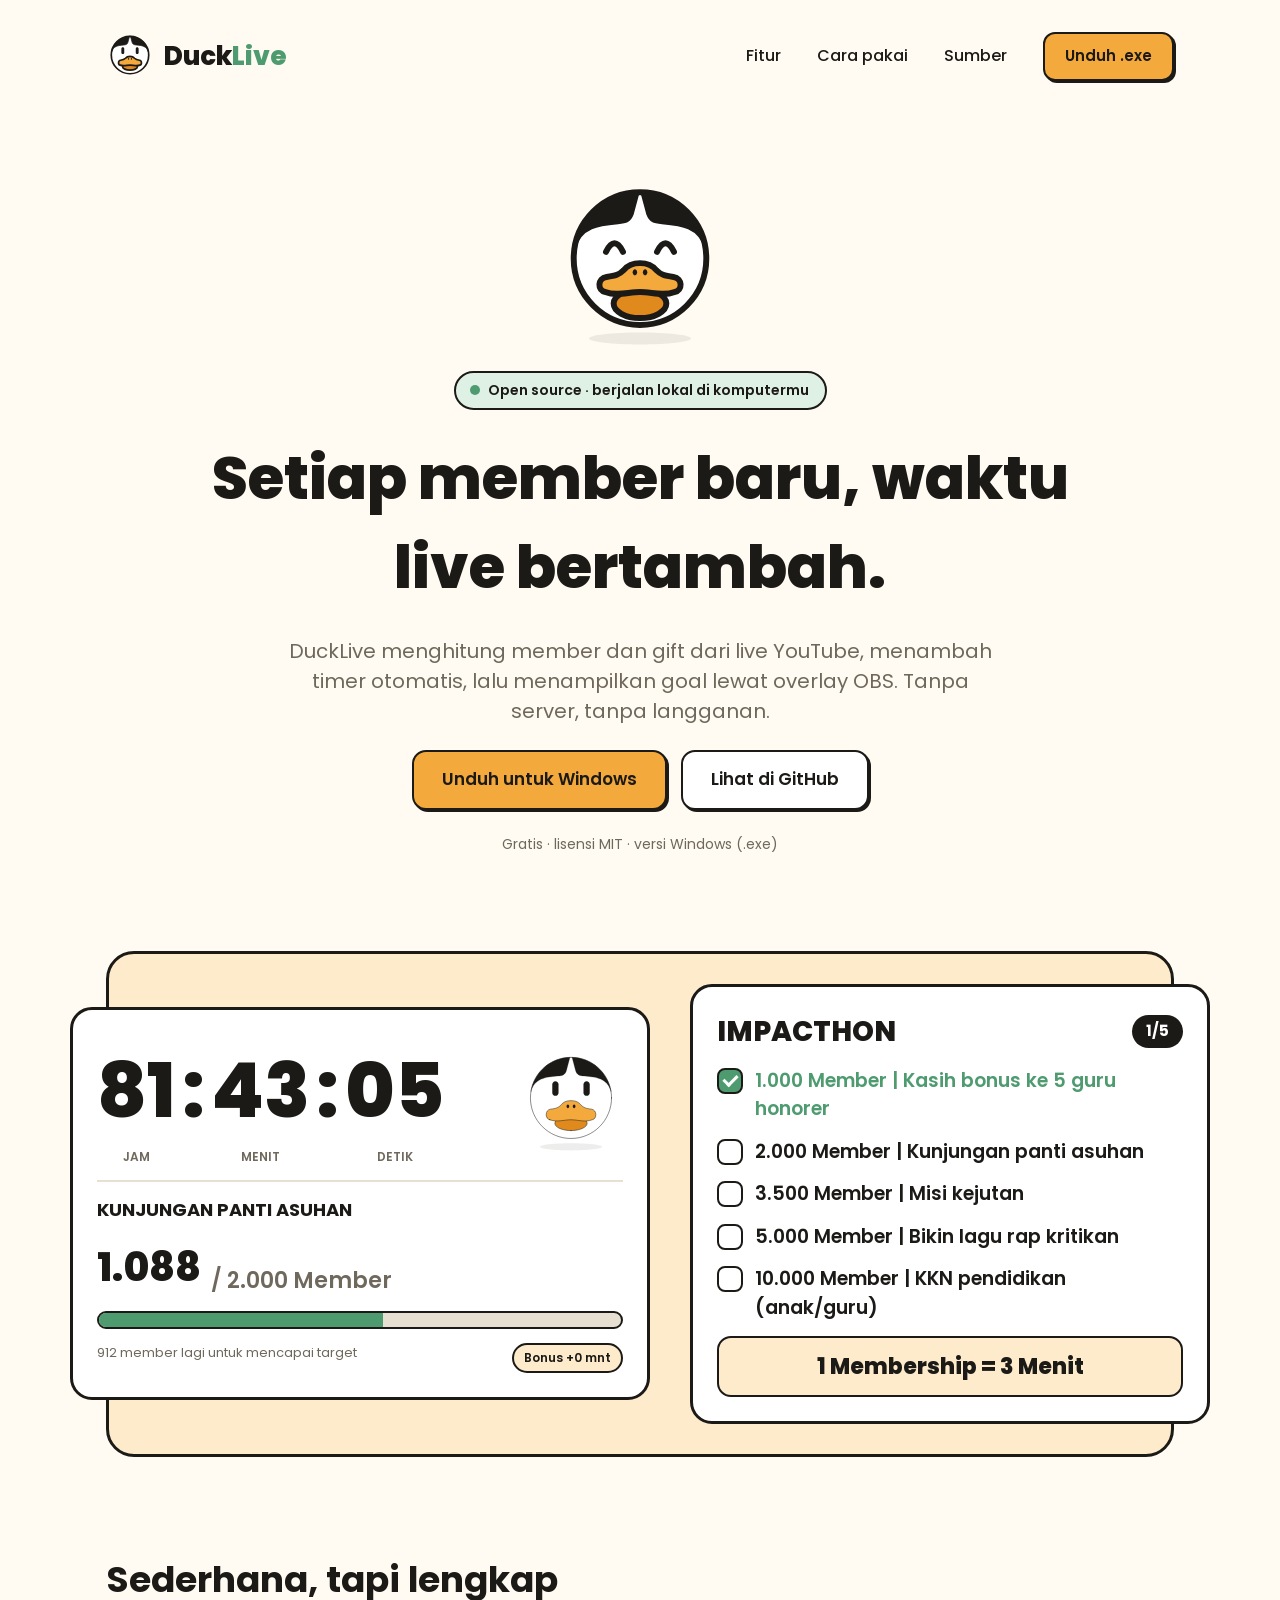
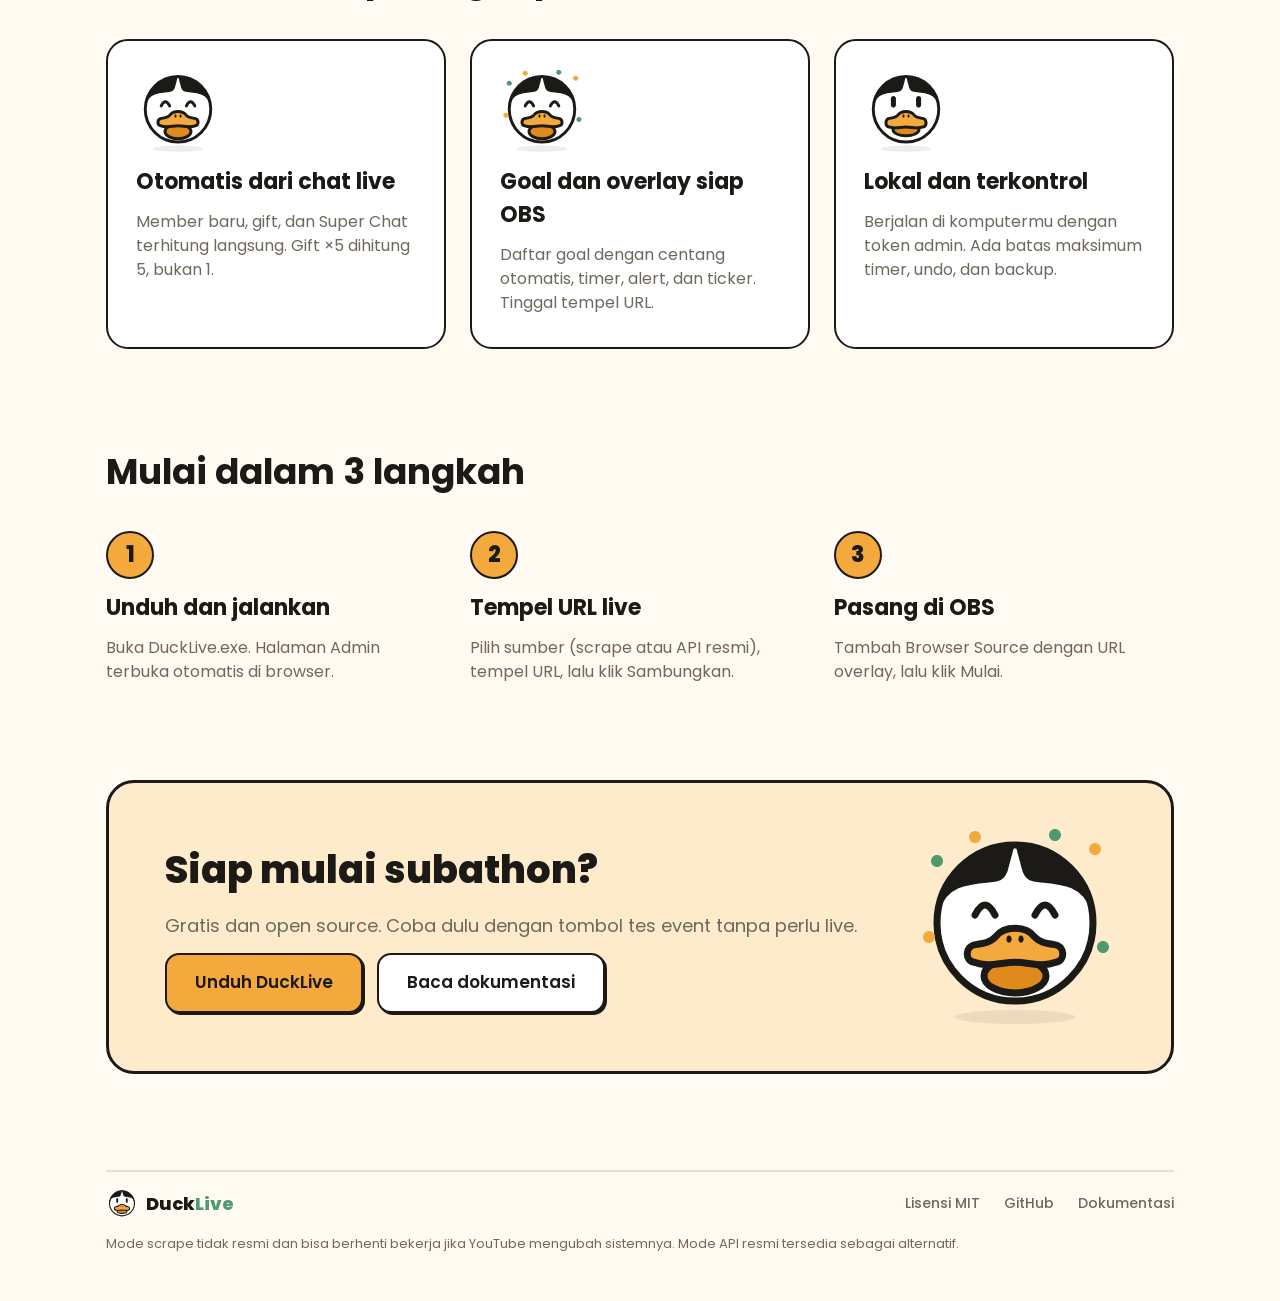
<file: docs/index.html>
<!doctype html>
<html lang="id">
  <head>
    <meta charset="utf-8" />
    <meta name="viewport" content="width=device-width, initial-scale=1" />
    <title>DuckLive – Timer subathon untuk live YouTube</title>
    <meta
      name="description"
      content="DuckLive menghitung member dan gift dari live YouTube, menambah timer otomatis, lalu menampilkan goal lewat overlay OBS. Gratis, open source, berjalan lokal."
    />
    <meta name="theme-color" content="#fffbf2" />
    <meta property="og:type" content="website" />
    <meta property="og:title" content="DuckLive – Timer subathon untuk live YouTube" />
    <meta
      property="og:description"
      content="Setiap member baru, waktu live bertambah. Timer, goal, dan overlay OBS untuk subathon. Gratis dan open source."
    />
    <meta property="og:image" content="https://deaprima.github.io/ducklive/screenshots/admin.png" />
    <link rel="icon" href="assets/img/logo-48.svg" type="image/svg+xml" />
    <link rel="stylesheet" href="assets/landing.css" />
  </head>
  <body>
    <div class="page">
      <header class="nav">
        <a class="lockup" href="./" aria-label="DuckLive">
          <img src="assets/img/logo-48.svg" alt="" width="48" height="48" />
          <span class="wordmark">Duck<span>Live</span></span>
        </a>
        <a class="nav-link" href="#fitur">Fitur</a>
        <a class="nav-link" href="#cara-pakai">Cara pakai</a>
        <a class="nav-link" href="https://github.com/deaprima/ducklive">Sumber</a>
        <a class="btn btn-primary btn-sm" href="https://github.com/deaprima/ducklive/releases/latest">Unduh .exe</a>
      </header>

      <main class="hero">
        <img src="assets/img/mascot-happy-170.svg" alt="" width="170" height="170" />
        <span class="pill">
          <img src="assets/img/dot-green.svg" alt="" width="10" height="10" />
          Open source · berjalan lokal di komputermu
        </span>
        <h1>Setiap member baru, waktu live bertambah.</h1>
        <p class="lead muted">
          DuckLive menghitung member dan gift dari live YouTube, menambah timer otomatis, lalu menampilkan goal lewat
          overlay OBS. Tanpa server, tanpa langganan.
        </p>
        <div class="btn-row">
          <a class="btn btn-primary" href="https://github.com/deaprima/ducklive/releases/latest">Unduh untuk Windows</a>
          <a class="btn" href="https://github.com/deaprima/ducklive">Lihat di GitHub</a>
        </div>
        <p class="note muted">Gratis · lisensi MIT · versi Windows (.exe)</p>
      </main>

      <section class="preview" role="img" aria-label="Contoh overlay DuckLive di OBS: timer dan daftar goal">
        <div class="ov ov-timer" aria-hidden="true">
          <div class="digits-row">
            <div class="digits">
              <div class="unit"><span class="digit" id="h">81</span><small>JAM</small></div>
              <span class="sep">:</span>
              <div class="unit"><span class="digit" id="m">43</span><small>MENIT</small></div>
              <span class="sep">:</span>
              <div class="unit"><span class="digit" id="s">06</span><small>DETIK</small></div>
            </div>
            <img class="mascot" src="assets/img/mascot-normal-104.svg" alt="" width="104" height="104" />
          </div>
          <div class="divider"></div>
          <p class="ov-title">KUNJUNGAN PANTI ASUHAN</p>
          <div class="count"><b>1.088</b><span>/ 2.000 Member</span></div>
          <div class="progress"><i style="width: 54.4%"></i></div>
          <div class="meta">
            <p class="muted">912 member lagi untuk mencapai target</p>
            <span class="chip">Bonus +0 mnt</span>
          </div>
        </div>

        <div class="ov ov-goals" aria-hidden="true">
          <div class="goals-head">
            <h3>IMPACTHON</h3>
            <span>1/5</span>
          </div>
          <div class="goal done"><span class="box"></span>1.000 Member | Kasih bonus ke 5 guru honorer</div>
          <div class="goal"><span class="box"></span>2.000 Member | Kunjungan panti asuhan</div>
          <div class="goal"><span class="box"></span>3.500 Member | Misi kejutan</div>
          <div class="goal"><span class="box"></span>5.000 Member | Bikin lagu rap kritikan</div>
          <div class="goal"><span class="box"></span>10.000 Member | KKN pendidikan (anak/guru)</div>
          <div class="rule">1 Membership = 3 Menit</div>
        </div>
      </section>

      <section id="fitur">
        <h2 class="section-title">Sederhana, tapi lengkap</h2>
        <div class="grid-3">
          <article class="card">
            <img src="assets/img/mascot-happy-84.svg" alt="" width="84" height="84" />
            <h3>Otomatis dari chat live</h3>
            <p class="muted">Member baru, gift, dan Super Chat terhitung langsung. Gift ×5 dihitung 5, bukan 1.</p>
          </article>
          <article class="card">
            <img src="assets/img/mascot-celebrate-84.svg" alt="" width="84" height="84" />
            <h3>Goal dan overlay siap OBS</h3>
            <p class="muted">Daftar goal dengan centang otomatis, timer, alert, dan ticker. Tinggal tempel URL.</p>
          </article>
          <article class="card">
            <img src="assets/img/mascot-normal-84.svg" alt="" width="84" height="84" />
            <h3>Lokal dan terkontrol</h3>
            <p class="muted">Berjalan di komputermu dengan token admin. Ada batas maksimum timer, undo, dan backup.</p>
          </article>
        </div>
      </section>

      <section id="cara-pakai">
        <h2 class="section-title">Mulai dalam 3 langkah</h2>
        <ol class="grid-3 steps">
          <li class="step">
            <span class="num">1</span>
            <h3>Unduh dan jalankan</h3>
            <p class="muted">Buka DuckLive.exe. Halaman Admin terbuka otomatis di browser.</p>
          </li>
          <li class="step">
            <span class="num">2</span>
            <h3>Tempel URL live</h3>
            <p class="muted">Pilih sumber (scrape atau API resmi), tempel URL, lalu klik Sambungkan.</p>
          </li>
          <li class="step">
            <span class="num">3</span>
            <h3>Pasang di OBS</h3>
            <p class="muted">Tambah Browser Source dengan URL overlay, lalu klik Mulai.</p>
          </li>
        </ol>
      </section>

      <section class="cta">
        <div class="cta-text">
          <h2>Siap mulai subathon?</h2>
          <p class="muted">Gratis dan open source. Coba dulu dengan tombol tes event tanpa perlu live.</p>
          <div class="btn-row">
            <a class="btn btn-primary" href="https://github.com/deaprima/ducklive/releases/latest">Unduh DuckLive</a>
            <a class="btn" href="https://github.com/deaprima/ducklive#readme">Baca dokumentasi</a>
          </div>
        </div>
        <img class="mascot" src="assets/img/mascot-celebrate-200.svg" alt="" width="200" height="200" />
      </section>

      <footer class="footer">
        <div class="footer-row">
          <a class="lockup" href="./" aria-label="DuckLive">
            <img src="assets/img/logo-32.svg" alt="" width="32" height="32" />
            <span class="wordmark">Duck<span>Live</span></span>
          </a>
          <a class="footer-link" href="https://github.com/deaprima/ducklive/blob/HEAD/LICENSE">Lisensi MIT</a>
          <a class="footer-link" href="https://github.com/deaprima/ducklive">GitHub</a>
          <a class="footer-link" href="https://github.com/deaprima/ducklive#readme">Dokumentasi</a>
        </div>
        <p class="disclaimer">
          Mode scrape tidak resmi dan bisa berhenti bekerja jika YouTube mengubah sistemnya. Mode API resmi tersedia
          sebagai alternatif.
        </p>
      </footer>
    </div>

    <script>
      // Timer contoh di preview ikut berjalan mundur.
      (function () {
        let left = 81 * 3600 + 43 * 60 + 6;
        const pad = (n) => String(n).padStart(2, "0");
        const el = (id) => document.getElementById(id);
        setInterval(() => {
          left = Math.max(0, left - 1);
          el("h").textContent = pad(Math.floor(left / 3600));
          el("m").textContent = pad(Math.floor((left % 3600) / 60));
          el("s").textContent = pad(left % 60);
        }, 1000);
      })();
    </script>
  </body>
</html>
</file>
<file: docs/assets/landing.css>
/* Landing page DuckLive. Token dan gaya tombol sama dengan halaman Admin (web/admin.html). */
@font-face {
  font-family: "Poppins";
  font-weight: 400;
  font-display: swap;
  src: url("fonts/Poppins-Regular.ttf") format("truetype");
}
@font-face {
  font-family: "Poppins";
  font-weight: 500;
  font-display: swap;
  src: url("fonts/Poppins-Medium.ttf") format("truetype");
}
@font-face {
  font-family: "Poppins";
  font-weight: 600;
  font-display: swap;
  src: url("fonts/Poppins-SemiBold.ttf") format("truetype");
}
@font-face {
  font-family: "Poppins";
  font-weight: 700;
  font-display: swap;
  src: url("fonts/Poppins-Bold.ttf") format("truetype");
}
@font-face {
  font-family: "Poppins";
  font-weight: 800;
  font-display: swap;
  src: url("fonts/Poppins-ExtraBold.ttf") format("truetype");
}

:root {
  --ink: #1c1a17;
  --paper: #fffbf2;
  --white: #ffffff;
  --orange: #f4a93c;
  --orange-soft: #fdebcb;
  --green: #4e9b70;
  --green-soft: #dff0e5;
  --line: #e7e0d2;
  --muted: #6f685c;
  --font: Poppins, system-ui, sans-serif;
  --gutter: clamp(20px, 8.3vw, 120px);
}

* {
  box-sizing: border-box;
}
html {
  scroll-behavior: smooth;
}
body {
  margin: 0;
  background: var(--paper);
  color: var(--ink);
  font: 16px/1.5 var(--font);
}
img {
  display: block;
}
a {
  color: inherit;
  text-decoration: none;
}
h1,
h2,
h3,
p {
  margin: 0;
}
:focus-visible {
  outline: 3px solid var(--orange);
  outline-offset: 3px;
}

.page {
  max-width: calc(1200px + 2 * var(--gutter));
  margin: 0 auto;
  padding: 32px var(--gutter) 48px;
  display: flex;
  flex-direction: column;
  gap: 96px;
}
section {
  scroll-margin-top: 24px;
}
.muted {
  color: var(--muted);
}

/* Tombol: sama dengan Admin (garis 2px, bayangan tegas, efek ditekan) */
.btn {
  display: inline-flex;
  align-items: center;
  justify-content: center;
  padding: 15px 28px;
  border: 2px solid var(--ink);
  border-radius: 14px;
  background: var(--white);
  font-size: 17px;
  font-weight: 600;
  line-height: 1.5;
  white-space: nowrap;
  box-shadow: 2px 2px 0 var(--ink);
  transition:
    transform 0.06s,
    box-shadow 0.06s,
    background 0.12s;
}
.btn:hover {
  background: #fbf5e8;
}
.btn:active {
  transform: translate(2px, 2px);
  box-shadow: none;
}
.btn-primary {
  background: var(--orange);
}
.btn-primary:hover {
  background: #f7b95c;
}
.btn-sm {
  padding: 11px 20px;
  border-radius: 12px;
  font-size: 15px;
}
.btn-row {
  display: flex;
  flex-wrap: wrap;
  gap: 14px;
}

/* Nav */
.nav {
  display: flex;
  align-items: center;
  gap: 36px;
}
.lockup {
  display: flex;
  align-items: center;
  gap: 10px;
  flex: 1;
}
.wordmark {
  font-weight: 800;
  font-size: 26px;
  line-height: 1.5;
}
.wordmark span {
  color: var(--green);
}
.nav-link {
  font-weight: 500;
}
.nav-link:hover {
  color: var(--green);
}

/* Hero */
.hero {
  display: flex;
  flex-direction: column;
  align-items: center;
  gap: 24px;
  text-align: center;
}
.pill {
  display: inline-flex;
  align-items: center;
  gap: 8px;
  padding: 7px 16px 7px 14px;
  border: 2px solid var(--ink);
  border-radius: 99px;
  background: var(--green-soft);
  font-size: 14px;
  font-weight: 600;
}
.hero h1 {
  max-width: 880px;
  font-size: clamp(38px, 3.4vw + 16px, 64px);
  font-weight: 800;
  line-height: 1.5;
}
.hero .lead {
  max-width: 720px;
  font-size: clamp(17px, 0.6vw + 13px, 20px);
}
.hero .btn-row {
  justify-content: center;
}
.hero .note {
  font-size: 14px;
}

/* Preview produk: tiruan overlay Timer dan Daftar goal */
.preview {
  display: flex;
  align-items: center;
  justify-content: center;
  gap: 40px;
  padding: 30px;
  border: 3px solid var(--ink);
  border-radius: 28px;
  background: var(--orange-soft);
}
.ov {
  flex: none;
  display: flex;
  flex-direction: column;
  gap: 14px;
  padding: 24px;
  border: 3px solid var(--ink);
  border-radius: 22px;
  background: var(--white);
}
.ov-timer {
  width: 580px;
}
.ov-goals {
  width: 520px;
}
.digits-row {
  display: flex;
  align-items: center;
  gap: 6px;
}
.digits {
  flex: 1;
  display: flex;
  gap: 6px;
  white-space: nowrap;
}
.unit {
  display: flex;
  flex-direction: column;
  align-items: center;
}
.digit,
.sep {
  font-size: 76px;
  font-weight: 800;
  line-height: 1.5;
  font-variant-numeric: tabular-nums;
}
.unit small {
  font-size: 12px;
  font-weight: 600;
  color: var(--muted);
}
.divider {
  height: 2px;
  background: var(--line);
}
.ov-title {
  font-size: 18px;
  font-weight: 700;
}
.count {
  display: flex;
  align-items: flex-end;
  gap: 10px;
  white-space: nowrap;
}
.count b {
  font-size: 40px;
  font-weight: 800;
  line-height: 1.5;
}
.count span {
  font-size: 22px;
  font-weight: 600;
  color: var(--muted);
  line-height: 1.5;
}
.progress {
  height: 18px;
  border: 2px solid var(--ink);
  border-radius: 9px;
  background: var(--line);
  overflow: hidden;
}
.progress i {
  display: block;
  height: 100%;
  background: var(--green);
}
.meta {
  display: flex;
  align-items: flex-start;
  gap: 8px;
  font-size: 13px;
}
.meta p {
  flex: 1;
}
.chip {
  padding: 4px 10px;
  border: 2px solid var(--ink);
  border-radius: 99px;
  background: var(--orange-soft);
  font-size: 12px;
  font-weight: 600;
  white-space: nowrap;
}
.goals-head {
  display: flex;
  align-items: center;
  gap: 12px;
}
.goals-head h3 {
  flex: 1;
  font-size: 28px;
  font-weight: 800;
}
.goals-head span {
  padding: 5px 14px;
  border-radius: 99px;
  background: var(--ink);
  color: var(--white);
  font-size: 15px;
  font-weight: 700;
}
.goal {
  display: flex;
  align-items: flex-start;
  gap: 12px;
  font-size: 19px;
  font-weight: 600;
}
.box {
  flex: none;
  display: grid;
  place-items: center;
  width: 26px;
  height: 26px;
  margin-top: 1px;
  border: 2px solid var(--ink);
  border-radius: 8px;
  background: var(--white);
}
.goal.done {
  color: var(--green);
}
.goal.done .box {
  background: var(--green);
}
/* tanda centang digambar dengan CSS */
.goal.done .box::after {
  content: "";
  width: 6px;
  height: 11px;
  margin-top: -3px;
  border: solid var(--white);
  border-width: 0 3px 3px 0;
  transform: rotate(45deg);
}
.rule {
  padding: 12px 16px;
  border: 2px solid var(--ink);
  border-radius: 14px;
  background: var(--orange-soft);
  font-size: 22px;
  font-weight: 800;
  text-align: center;
}

/* Fitur dan langkah */
.section-title {
  margin-bottom: 32px;
  font-size: clamp(28px, 1.4vw + 18px, 36px);
  font-weight: 700;
}
.grid-3 {
  display: grid;
  grid-template-columns: repeat(3, 1fr);
  gap: 24px;
}
.card {
  display: flex;
  flex-direction: column;
  gap: 12px;
  padding: 28px 28px 32px;
  border: 2px solid var(--ink);
  border-radius: 22px;
  background: var(--white);
}
.card h3,
.step h3 {
  font-size: 22px;
  font-weight: 700;
}
.steps {
  margin: 0;
  padding: 0;
  list-style: none;
}
.step {
  display: flex;
  flex-direction: column;
  gap: 12px;
}
.num {
  display: grid;
  place-items: center;
  width: 48px;
  height: 48px;
  border: 2px solid var(--ink);
  border-radius: 24px;
  background: var(--orange);
  font-size: 22px;
  font-weight: 800;
}

/* CTA */
.cta {
  display: flex;
  align-items: center;
  gap: 32px;
  padding: 44px 56px;
  border: 3px solid var(--ink);
  border-radius: 28px;
  background: var(--orange-soft);
}
.cta-text {
  flex: 1;
  display: flex;
  flex-direction: column;
  gap: 14px;
}
.cta h2 {
  font-size: clamp(30px, 1.6vw + 18px, 40px);
  font-weight: 800;
}
.cta p {
  font-size: 18px;
}
.cta .mascot {
  flex: none;
}

/* Footer */
.footer {
  display: flex;
  flex-direction: column;
  gap: 14px;
  padding-top: 16px;
  border-top: 2px solid var(--line);
}
.footer-row {
  display: flex;
  align-items: center;
  gap: 24px;
}
.footer .lockup {
  gap: 8px;
}
.footer .wordmark {
  font-size: 18px;
}
.footer-link {
  font-size: 14px;
  font-weight: 500;
  color: var(--muted);
}
.footer-link:hover {
  color: var(--ink);
}
.disclaimer {
  font-size: 13px;
  color: var(--muted);
}

/* Layar lebih kecil dari desain (1440px) */
@media (max-width: 1240px) {
  .preview {
    flex-wrap: wrap;
  }
  .ov-timer,
  .ov-goals {
    width: min(580px, 100%);
  }
}
@media (max-width: 860px) {
  .page {
    gap: 72px;
  }
  .grid-3 {
    grid-template-columns: 1fr;
  }
  .cta {
    flex-direction: column-reverse;
    align-items: flex-start;
    padding: 32px 28px;
  }
  .cta .mascot {
    width: 120px;
    height: 120px;
  }
}
@media (max-width: 720px) {
  .nav {
    gap: 16px;
  }
  .nav-link {
    display: none;
  }
  .preview {
    padding: 16px;
    border-radius: 22px;
  }
  .ov {
    padding: 18px;
  }
  .digit,
  .sep {
    font-size: clamp(36px, 11vw, 76px);
  }
  .ov-timer .mascot {
    width: 64px;
    height: 64px;
  }
  .count b {
    font-size: 30px;
  }
  .count span {
    font-size: 17px;
  }
  .goals-head h3 {
    font-size: 22px;
  }
  .goal {
    font-size: 16px;
  }
  .rule {
    font-size: 18px;
  }
  .footer-row {
    flex-wrap: wrap;
    gap: 12px 20px;
  }
  .footer .lockup {
    flex-basis: 100%;
  }
}
@media (max-width: 480px) {
  /* digit timer + maskot tidak muat berdampingan */
  .ov-timer .mascot {
    display: none;
  }
}
@media (prefers-reduced-motion: reduce) {
  html {
    scroll-behavior: auto;
  }
}
</file>
